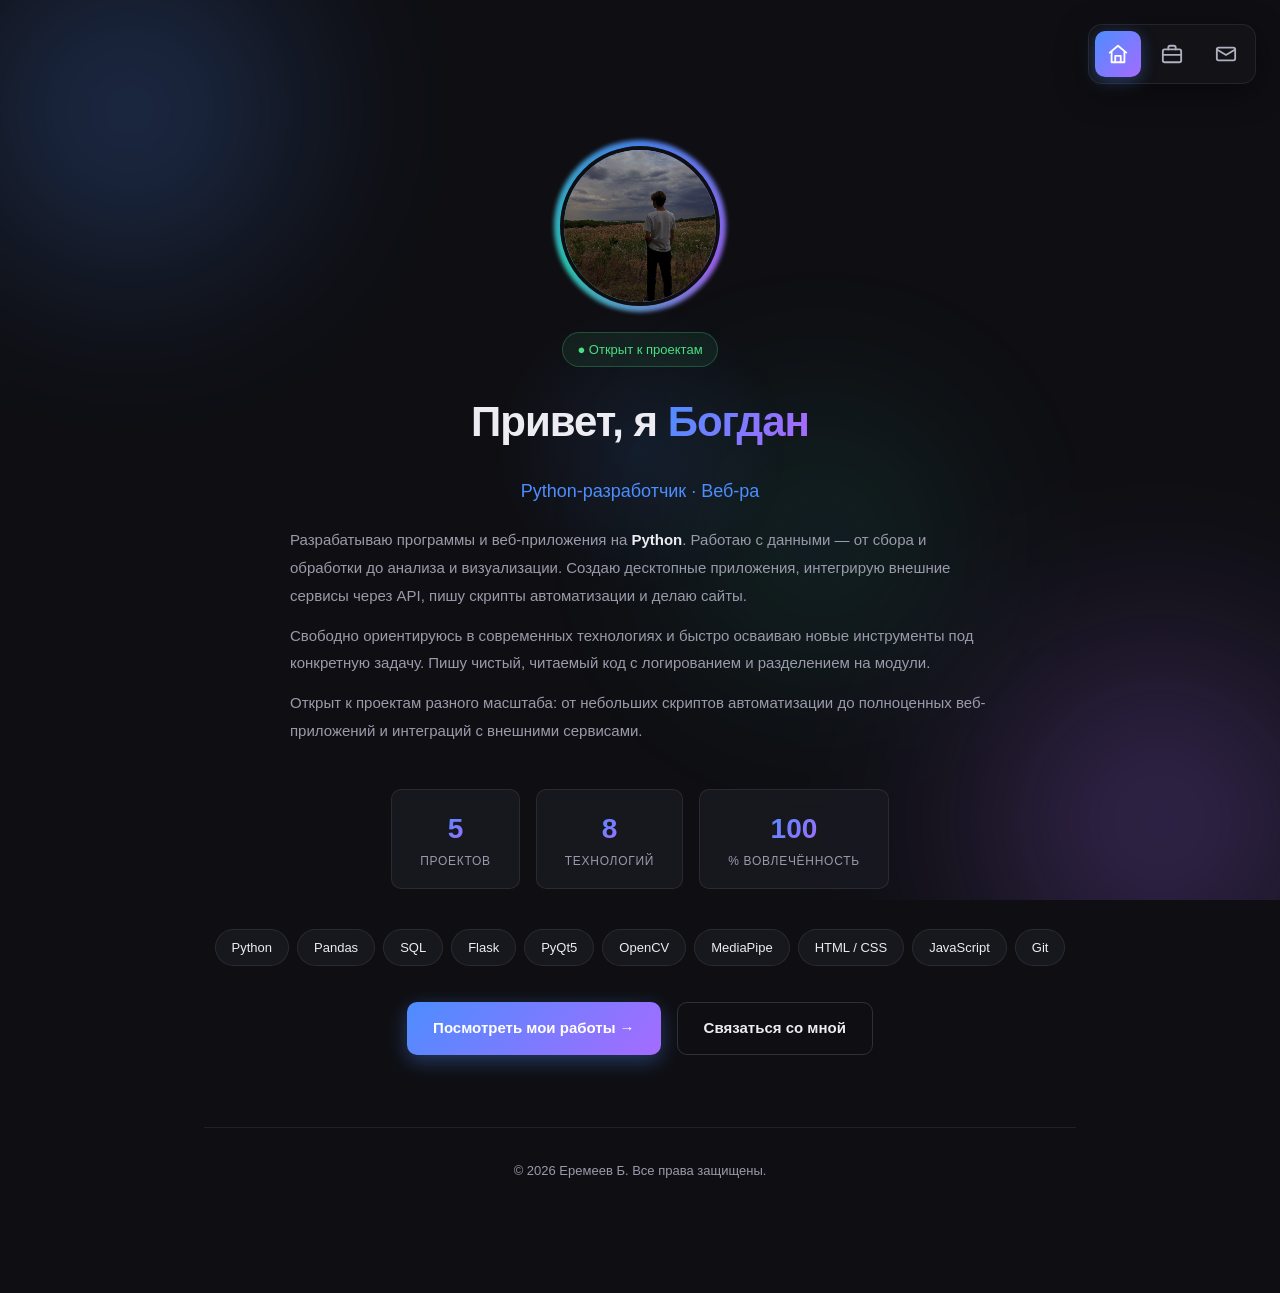
<file: index.html>
<!DOCTYPE html>
<html lang="ru">
<head>
  <meta charset="UTF-8">
  <meta name="viewport" content="width=device-width, initial-scale=1.0">
  <meta name="description" content="Портфолио Богдана — Python-разработчик, веб и данные">
  <title>Главная — Портфолио</title>
  <link rel="stylesheet" href="css/style.css">
</head>
<body>

  <!-- Анимированный фон -->
  <div class="bg-orbs">
    <span class="orb orb-1"></span>
    <span class="orb orb-2"></span>
    <span class="orb orb-3"></span>
  </div>

  <!-- Свечение за курсором -->
  <div class="cursor-glow" id="cursorGlow"></div>

  <nav class="nav">
    <a href="index.html" class="nav-item active">
      <span class="nav-icon">
        <svg viewBox="0 0 24 24" xmlns="http://www.w3.org/2000/svg">
          <path d="M3 10.5L12 3l9 7.5"/>
          <path d="M5 9.5V21h14V9.5"/>
          <path d="M9 21V14h6v7"/>
        </svg>
      </span>
      <span class="nav-label">Главная</span>
    </a>
    <a href="works.html" class="nav-item">
      <span class="nav-icon">
        <svg viewBox="0 0 24 24" xmlns="http://www.w3.org/2000/svg">
          <rect x="2" y="7" width="20" height="14" rx="2"/>
          <path d="M8 7V5a2 2 0 0 1 2-2h4a2 2 0 0 1 2 2v2"/>
          <path d="M2 13h20"/>
        </svg>
      </span>
      <span class="nav-label">Работы</span>
    </a>
    <a href="contact.html" class="nav-item">
      <span class="nav-icon">
        <svg viewBox="0 0 24 24" xmlns="http://www.w3.org/2000/svg">
          <rect x="2" y="5" width="20" height="14" rx="2"/>
          <path d="M2 7l10 6 10-6"/>
        </svg>
      </span>
      <span class="nav-label">Связаться</span>
    </a>
  </nav>

  <main class="container">

    <section class="hero reveal">
      <div class="avatar-wrap">
        <div class="avatar-ring"></div>
        <img src="images/avatar.jpg" alt="Моё фото" class="avatar">
      </div>
      <span class="hero-badge">● Открыт к проектам</span>
      <h1 class="hero-title">Привет, я <span class="gradient-text">Богдан</span></h1>
      <p class="subtitle" id="typewriter" data-text="Python-разработчик · Веб-разработка · Работа с данными"></p>

      <div class="about-text">
        <p>Разрабатываю программы и веб-приложения на <strong>Python</strong>. Работаю с данными — от сбора и обработки до анализа и визуализации. Создаю десктопные приложения, интегрирую внешние сервисы через API, пишу скрипты автоматизации и делаю сайты.</p>
        <p>Свободно ориентируюсь в современных технологиях и быстро осваиваю новые инструменты под конкретную задачу. Пишу чистый, читаемый код с логированием и разделением на модули.</p>
        <p>Открыт к проектам разного масштаба: от небольших скриптов автоматизации до полноценных веб-приложений и интеграций с внешними сервисами.</p>
      </div>

      <div class="stats">
        <div class="stat">
          <span class="stat-num" data-count="5">0</span>
          <span class="stat-label">проектов</span>
        </div>
        <div class="stat">
          <span class="stat-num" data-count="8">0</span>
          <span class="stat-label">технологий</span>
        </div>
        <div class="stat">
          <span class="stat-num" data-count="100">0</span>
          <span class="stat-label">% вовлечённость</span>
        </div>
      </div>

      <div class="skills">
        <span class="skill-tag">Python</span>
        <span class="skill-tag">Pandas</span>
        <span class="skill-tag">SQL</span>
        <span class="skill-tag">Flask</span>
        <span class="skill-tag">PyQt5</span>
        <span class="skill-tag">OpenCV</span>
        <span class="skill-tag">MediaPipe</span>
        <span class="skill-tag">HTML / CSS</span>
        <span class="skill-tag">JavaScript</span>
        <span class="skill-tag">Git</span>
      </div>

      <div class="buttons">
        <a href="works.html" class="btn btn-primary">Посмотреть мои работы →</a>
        <a href="contact.html" class="btn btn-outline">Связаться со мной</a>
      </div>
    </section>

    <footer>© 2026 Еремеев Б. Все права защищены.</footer>
  </main>

  <button class="to-top" id="toTop" aria-label="Наверх">↑</button>

  <script src="js/main.js"></script>
</body>
</html>
</file>
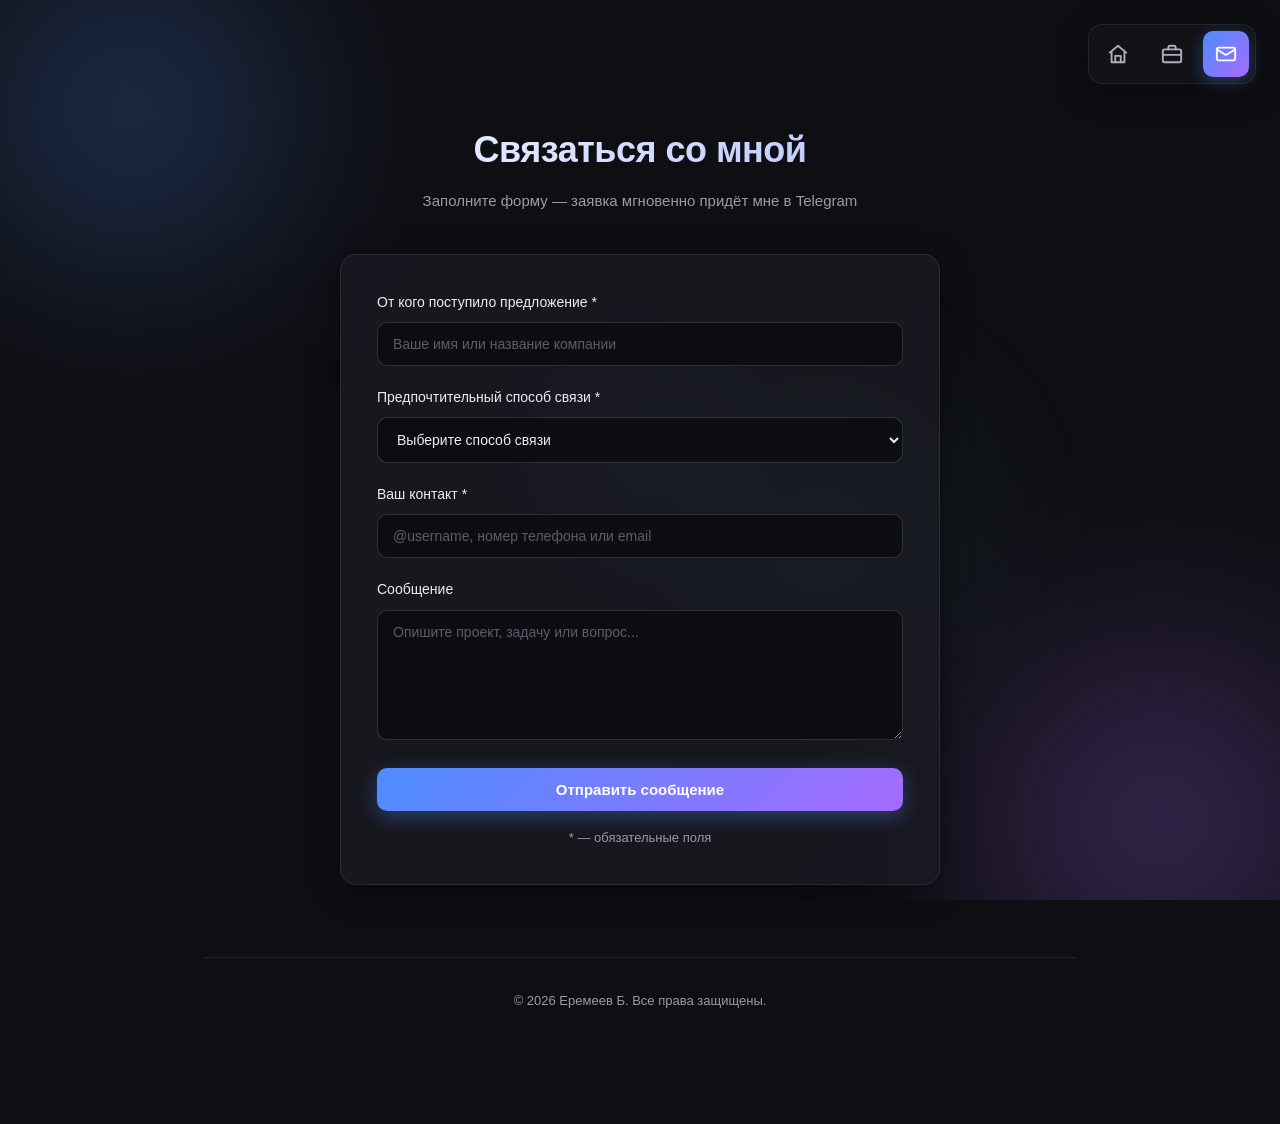
<file: contact.html>
<!DOCTYPE html>
<html lang="ru">
<head>
  <meta charset="UTF-8">
  <meta name="viewport" content="width=device-width, initial-scale=1.0">
  <title>Связаться — Портфолио</title>
  <link rel="stylesheet" href="css/style.css">
</head>
<body>

  <div class="bg-orbs">
    <span class="orb orb-1"></span>
    <span class="orb orb-2"></span>
    <span class="orb orb-3"></span>
  </div>

  <div class="cursor-glow" id="cursorGlow"></div>

  <nav class="nav">
    <a href="index.html" class="nav-item">
      <span class="nav-icon">
        <svg viewBox="0 0 24 24" xmlns="http://www.w3.org/2000/svg">
          <path d="M3 10.5L12 3l9 7.5"/>
          <path d="M5 9.5V21h14V9.5"/>
          <path d="M9 21V14h6v7"/>
        </svg>
      </span>
      <span class="nav-label">Главная</span>
    </a>
    <a href="works.html" class="nav-item">
      <span class="nav-icon">
        <svg viewBox="0 0 24 24" xmlns="http://www.w3.org/2000/svg">
          <rect x="2" y="7" width="20" height="14" rx="2"/>
          <path d="M8 7V5a2 2 0 0 1 2-2h4a2 2 0 0 1 2 2v2"/>
          <path d="M2 13h20"/>
        </svg>
      </span>
      <span class="nav-label">Работы</span>
    </a>
    <a href="contact.html" class="nav-item active">
      <span class="nav-icon">
        <svg viewBox="0 0 24 24" xmlns="http://www.w3.org/2000/svg">
          <rect x="2" y="5" width="20" height="14" rx="2"/>
          <path d="M2 7l10 6 10-6"/>
        </svg>
      </span>
      <span class="nav-label">Связаться</span>
    </a>
  </nav>

  <main class="container">
    <header class="page-header reveal">
      <h1 class="page-title">Связаться со мной</h1>
      <p class="page-subtitle">Заполните форму — заявка мгновенно придёт мне в Telegram</p>
    </header>

    <form class="contact-form reveal" id="contactForm" novalidate>
      <div class="form-group">
        <label for="name">От кого поступило предложение *</label>
        <input type="text" id="name" name="name"
               placeholder="Ваше имя или название компании" required maxlength="100">
      </div>

      <div class="form-group">
        <label for="method">Предпочтительный способ связи *</label>
        <select id="method" name="method" required>
          <option value="" disabled selected>Выберите способ связи</option>
          <option value="telegram">Telegram</option>
          <option value="max">Max</option>
          <option value="email">Email</option>
        </select>
      </div>

      <div class="form-group">
        <label for="contact">Ваш контакт *</label>
        <input type="text" id="contact" name="contact"
               placeholder="@username, номер телефона или email" required maxlength="200">
      </div>

      <div class="form-group">
        <label for="message">Сообщение</label>
        <textarea id="message" name="message"
                  placeholder="Опишите проект, задачу или вопрос..."
                  maxlength="2000"></textarea>
      </div>

      <button type="submit" class="btn btn-primary btn-block" id="submitBtn">
        <span class="btn-text">Отправить сообщение</span>
      </button>

      <p class="form-note">* — обязательные поля</p>
    </form>

    <footer>© 2026 Еремеев Б. Все права защищены.</footer>
  </main>

  <div class="toast" id="toast"></div>
  <button class="to-top" id="toTop" aria-label="Наверх">↑</button>

  <script src="js/main.js"></script>
</body>
</html>
</file>
<file: css/style.css>
/* === Базовые стили === */
* {
  margin: 0;
  padding: 0;
  box-sizing: border-box;
}

:root {
  --bg: #0f0f13;
  --bg-soft: #16161c;
  --bg-card: rgba(28, 28, 36, 0.7);
  --bg-card-solid: #1c1c24;
  --text: #ececf2;
  --text-muted: #9a9aab;
  --accent: #4d8dff;
  --accent-2: #a56bff;
  --accent-hover: #6a9dff;
  --border: rgba(255, 255, 255, 0.08);
  --border-strong: rgba(255, 255, 255, 0.14);
  --glow: rgba(77, 141, 255, 0.35);
  --radius: 16px;
  --radius-sm: 10px;
  --shadow: 0 8px 32px rgba(0, 0, 0, 0.45);
  --shadow-hover: 0 20px 48px rgba(0, 0, 0, 0.6);
  --transition: 0.3s cubic-bezier(0.2, 0.8, 0.2, 1);
}

html { scroll-behavior: smooth; }

body {
  font-family: 'Segoe UI', 'Inter', Arial, sans-serif;
  background: var(--bg);
  color: var(--text);
  line-height: 1.65;
  min-height: 100vh;
  overflow-x: hidden;
  position: relative;
  -webkit-font-smoothing: antialiased;
}

::selection { background: var(--accent); color: #fff; }

/* === Анимированные фоновые блики === */
.bg-orbs {
  position: fixed;
  inset: 0;
  pointer-events: none;
  z-index: 0;
  overflow: hidden;
}
.orb {
  position: absolute;
  border-radius: 50%;
  filter: blur(90px);
  opacity: 0.35;
  animation: float 18s ease-in-out infinite;
}
.orb-1 {
  width: 460px; height: 460px;
  background: radial-gradient(circle, var(--accent), transparent 70%);
  top: -120px; left: -100px;
}
.orb-2 {
  width: 520px; height: 520px;
  background: radial-gradient(circle, var(--accent-2), transparent 70%);
  bottom: -180px; right: -140px;
  animation-delay: -6s;
}
.orb-3 {
  width: 360px; height: 360px;
  background: radial-gradient(circle, #2dd4bf, transparent 70%);
  top: 40%; left: 50%;
  opacity: 0.18;
  animation-delay: -12s;
}
@keyframes float {
  0%, 100% { transform: translate(0, 0) scale(1); }
  33% { transform: translate(40px, -30px) scale(1.08); }
  66% { transform: translate(-30px, 30px) scale(0.95); }
}

/* === Свечение за курсором === */
.cursor-glow {
  position: fixed;
  width: 320px; height: 320px;
  border-radius: 50%;
  background: radial-gradient(circle, rgba(77, 141, 255, 0.10), transparent 65%);
  pointer-events: none;
  transform: translate(-50%, -50%);
  transition: opacity 0.3s ease;
  z-index: 1;
}
@media (pointer: coarse) { .cursor-glow { display: none; } }

/* === Меню справа сверху === */
.nav {
  position: fixed;
  top: 24px;
  right: 24px;
  display: flex;
  flex-direction: row;
  gap: 8px;
  z-index: 100;
  padding: 6px;
  background: rgba(22, 22, 28, 0.55);
  backdrop-filter: blur(16px);
  -webkit-backdrop-filter: blur(16px);
  border: 1px solid var(--border);
  border-radius: 14px;
  box-shadow: var(--shadow);
}

.nav-item {
  position: relative;
  display: flex;
  align-items: center;
  justify-content: center;
  text-decoration: none;
  color: var(--text);
  cursor: pointer;
}

.nav-item .nav-label {
  position: absolute;
  top: 100%;
  left: 50%;
  transform: translate(-50%, -6px);
  margin-top: 8px;
  font-size: 12px;
  white-space: nowrap;
  background: var(--bg-card-solid);
  padding: 4px 10px;
  border-radius: 6px;
  border: 1px solid var(--border);
  color: var(--text);
  opacity: 0;
  pointer-events: none;
  transition: opacity 0.3s ease, transform 0.3s ease;
}

.nav-item:hover .nav-label {
  opacity: 1;
  transform: translate(-50%, 0);
}

.nav-icon {
  width: 46px;
  height: 46px;
  display: flex;
  align-items: center;
  justify-content: center;
  background: transparent;
  border-radius: 10px;
  transition: background var(--transition), color var(--transition), transform var(--transition);
  color: #b0b0c0;
}

.nav-icon svg {
  width: 22px;
  height: 22px;
  stroke: currentColor;
  fill: none;
  stroke-width: 2;
  stroke-linecap: round;
  stroke-linejoin: round;
}

.nav-item:hover .nav-icon {
  background: rgba(77, 141, 255, 0.14);
  color: #fff;
  transform: translateY(-1px);
}

.nav-item.active .nav-icon {
  background: linear-gradient(135deg, var(--accent), var(--accent-2));
  color: #ffffff;
  box-shadow: 0 4px 16px var(--glow);
}

/* === Контейнер === */
.container {
  position: relative;
  z-index: 2;
  max-width: 920px;
  margin: 0 auto;
  padding: 120px 24px 80px;
}

/* === Hero === */
.hero {
  display: flex;
  flex-direction: column;
  align-items: center;
  text-align: center;
  gap: 20px;
  padding-top: 20px;
}

.avatar-wrap {
  position: relative;
  width: 172px;
  height: 172px;
  display: flex;
  align-items: center;
  justify-content: center;
}
.avatar-ring {
  position: absolute;
  inset: 0;
  border-radius: 50%;
  background: conic-gradient(from 0deg, var(--accent), var(--accent-2), #2dd4bf, var(--accent));
  animation: spin 8s linear infinite;
  filter: blur(2px);
  opacity: 0.9;
}
@keyframes spin { to { transform: rotate(360deg); } }

.avatar {
  position: relative;
  width: 160px;
  height: 160px;
  border-radius: 50%;
  object-fit: cover;
  border: 4px solid var(--bg);
  z-index: 1;
  transition: transform 0.4s ease;
}
.avatar:hover { transform: scale(1.04); }

.hero-badge {
  display: inline-block;
  font-size: 13px;
  color: #4ade80;
  background: rgba(74, 222, 128, 0.08);
  border: 1px solid rgba(74, 222, 128, 0.25);
  padding: 6px 14px;
  border-radius: 20px;
  animation: pulse 2s ease-in-out infinite;
}
@keyframes pulse {
  0%, 100% { box-shadow: 0 0 0 0 rgba(74, 222, 128, 0.3); }
  50% { box-shadow: 0 0 0 8px rgba(74, 222, 128, 0); }
}

.hero-title {
  font-size: 42px;
  font-weight: 800;
  letter-spacing: -1px;
}

.gradient-text {
  background: linear-gradient(120deg, var(--accent), var(--accent-2), #2dd4bf);
  -webkit-background-clip: text;
  background-clip: text;
  color: transparent;
  background-size: 200% auto;
  animation: gradientShift 5s ease infinite;
}
@keyframes gradientShift {
  0%, 100% { background-position: 0% 50%; }
  50% { background-position: 100% 50%; }
}

.hero .subtitle {
  font-size: 18px;
  color: var(--accent);
  font-weight: 500;
  min-height: 28px;
}

.about-text {
  max-width: 700px;
  text-align: left;
  color: var(--text-muted);
  font-size: 15px;
  line-height: 1.85;
}
.about-text p { margin-bottom: 12px; }
.about-text strong { color: var(--text); font-weight: 600; }

/* === Статистика === */
.stats {
  display: flex;
  gap: 16px;
  flex-wrap: wrap;
  justify-content: center;
  margin: 12px 0;
}
.stat {
  display: flex;
  flex-direction: column;
  align-items: center;
  padding: 16px 28px;
  background: var(--bg-card);
  backdrop-filter: blur(12px);
  -webkit-backdrop-filter: blur(12px);
  border: 1px solid var(--border);
  border-radius: var(--radius-sm);
  min-width: 120px;
  transition: transform var(--transition), border-color var(--transition);
}
.stat:hover {
  transform: translateY(-3px);
  border-color: var(--border-strong);
}
.stat-num {
  font-size: 28px;
  font-weight: 800;
  background: linear-gradient(135deg, var(--accent), var(--accent-2));
  -webkit-background-clip: text;
  background-clip: text;
  color: transparent;
}
.stat-label {
  font-size: 12px;
  color: var(--text-muted);
  text-transform: uppercase;
  letter-spacing: 0.06em;
}

/* === Навыки === */
.skills {
  display: flex;
  flex-wrap: wrap;
  gap: 8px;
  justify-content: center;
  margin-top: 8px;
}
.skill-tag {
  background: var(--bg-card);
  border: 1px solid var(--border);
  padding: 7px 16px;
  border-radius: 20px;
  font-size: 13px;
  color: var(--text);
  transition: transform var(--transition), border-color var(--transition), background var(--transition);
}
.skill-tag:hover {
  transform: translateY(-2px) scale(1.04);
  border-color: var(--accent);
  background: rgba(77, 141, 255, 0.1);
}

/* === Кнопки === */
.buttons {
  display: flex;
  gap: 16px;
  flex-wrap: wrap;
  justify-content: center;
  margin-top: 16px;
}

.btn {
  position: relative;
  display: inline-flex;
  align-items: center;
  justify-content: center;
  gap: 8px;
  padding: 13px 26px;
  border-radius: 10px;
  text-decoration: none;
  font-weight: 600;
  font-size: 15px;
  border: none;
  cursor: pointer;
  overflow: hidden;
  transition: transform var(--transition), box-shadow var(--transition), background var(--transition), color var(--transition);
}

.btn-primary {
  background: linear-gradient(135deg, var(--accent), var(--accent-2));
  color: #fff;
  box-shadow: 0 6px 20px var(--glow);
}
.btn-primary:hover {
  transform: translateY(-2px);
  box-shadow: 0 12px 32px var(--glow);
}

.btn-outline {
  background: transparent;
  color: var(--text);
  border: 1px solid var(--border-strong);
}
.btn-outline:hover {
  border-color: var(--accent);
  color: var(--accent);
  transform: translateY(-2px);
  background: rgba(77, 141, 255, 0.06);
}

.btn-block { width: 100%; }

/* Ripple */
.btn .ripple {
  position: absolute;
  border-radius: 50%;
  background: rgba(255, 255, 255, 0.5);
  transform: scale(0);
  animation: rippleAnim 0.6s linear;
  pointer-events: none;
}
@keyframes rippleAnim {
  to { transform: scale(4); opacity: 0; }
}

/* === Заголовки страниц === */
.page-header {
  text-align: center;
  margin-bottom: 40px;
}
.page-title {
  font-size: 36px;
  font-weight: 800;
  letter-spacing: -0.5px;
  margin-bottom: 10px;
  background: linear-gradient(120deg, #fff, #a8b8ff);
  -webkit-background-clip: text;
  background-clip: text;
  color: transparent;
}
.page-subtitle {
  color: var(--text-muted);
  font-size: 15px;
}

/* === Проекты === */
.projects {
  display: grid;
  grid-template-columns: 1fr;
  gap: 28px;
}

.project-card {
  position: relative;
  background: var(--bg-card);
  backdrop-filter: blur(14px);
  -webkit-backdrop-filter: blur(14px);
  border: 1px solid var(--border);
  border-radius: var(--radius);
  overflow: hidden;
  transition: transform var(--transition), border-color var(--transition), box-shadow var(--transition);
}
.project-card::before {
  content: "";
  position: absolute;
  inset: 0;
  border-radius: var(--radius);
  padding: 1px;
  background: linear-gradient(135deg, transparent 40%, rgba(77, 141, 255, 0.5), transparent 60%);
  -webkit-mask: linear-gradient(#fff 0 0) content-box, linear-gradient(#fff 0 0);
  -webkit-mask-composite: xor;
  mask-composite: exclude;
  opacity: 0;
  transition: opacity var(--transition);
  pointer-events: none;
}
.project-card:hover::before { opacity: 1; }

.project-card:hover {
  transform: translateY(-6px);
  box-shadow: var(--shadow-hover);
}

.project-layout {
  display: flex;
  gap: 24px;
  padding: 24px;
  align-items: flex-start;
}

/* Все картинки проектов строго 1:1 */
.project-image-col {
  flex: 0 0 260px;
  max-width: 260px;
}
.project-main-image {
  width: 100%;
  aspect-ratio: 1 / 1;
  object-fit: cover;
  border-radius: 12px;
  border: 1px solid var(--border);
  background: #131319;
  display: block;
  transition: transform 0.5s cubic-bezier(0.2, 0.8, 0.2, 1);
}
.project-card:hover .project-main-image {
  transform: scale(1.03);
}

.project-body {
  flex: 1;
  display: flex;
  flex-direction: column;
  padding: 0;
}
.project-card h3 {
  font-size: 21px;
  margin-bottom: 8px;
  font-weight: 700;
}
.project-card .project-desc {
  color: var(--text-muted);
  font-size: 14.5px;
  margin-bottom: 16px;
}

.project-tech {
  display: flex;
  flex-wrap: wrap;
  gap: 6px;
  margin-bottom: 18px;
}
.tech-tag {
  background: rgba(77, 141, 255, 0.12);
  color: #8cb3ff;
  padding: 4px 11px;
  border-radius: 7px;
  font-size: 12px;
  font-weight: 500;
  border: 1px solid rgba(77, 141, 255, 0.18);
}

.project-links {
  display: flex;
  gap: 12px;
  flex-wrap: wrap;
  margin-top: auto;
}
.project-links .btn {
  padding: 9px 18px;
  font-size: 13.5px;
}

/* === Развёрнутая часть === */
.project-details {
  max-height: 0;
  overflow: hidden;
  transition: max-height 0.55s cubic-bezier(0.2, 0.8, 0.2, 1);
}
.project-details.expanded { max-height: 2400px; }

.project-details-inner {
  padding: 0 24px 24px;
  border-top: 1px solid var(--border);
  margin-top: 4px;
  padding-top: 20px;
}
.project-details-inner h4 {
  font-size: 16px;
  margin-bottom: 10px;
  color: var(--accent);
  margin-top: 18px;
}
.project-details-inner h4:first-child { margin-top: 0; }
.project-details-inner p {
  color: var(--text-muted);
  font-size: 14px;
  margin-bottom: 14px;
  line-height: 1.8;
}
.project-details-inner strong { color: var(--text); }

/* Галерея — все превью 1:1 */
.gallery {
  display: grid;
  grid-template-columns: repeat(auto-fit, minmax(160px, 1fr));
  gap: 12px;
  margin-top: 12px;
}
.gallery img {
  width: 100%;
  aspect-ratio: 1 / 1;
  object-fit: cover;
  border-radius: 10px;
  border: 1px solid var(--border);
  cursor: zoom-in;
  transition: transform 0.25s ease, border-color 0.3s ease, box-shadow 0.3s ease;
}
.gallery img:hover {
  transform: scale(1.04);
  border-color: var(--accent);
  box-shadow: 0 8px 24px rgba(77, 141, 255, 0.2);
}

.project-card--no-image .project-body { padding: 26px; }
.project-card--no-image h3 { margin-bottom: 12px; }

.project-details-inner code {
  background: #0c0c10;
  color: #8cb3ff;
  padding: 2px 7px;
  border-radius: 5px;
  font-family: 'Consolas', 'JetBrains Mono', monospace;
  font-size: 13px;
}

/* === Lightbox === */
.lightbox {
  position: fixed;
  inset: 0;
  background: rgba(5, 5, 10, 0.92);
  backdrop-filter: blur(8px);
  -webkit-backdrop-filter: blur(8px);
  display: flex;
  align-items: center;
  justify-content: center;
  z-index: 1000;
  opacity: 0;
  pointer-events: none;
  transition: opacity 0.3s ease;
}
.lightbox.show { opacity: 1; pointer-events: auto; }
.lightbox img {
  max-width: 90vw;
  max-height: 88vh;
  border-radius: 12px;
  box-shadow: 0 20px 60px rgba(0, 0, 0, 0.8);
  transform: scale(0.92);
  transition: transform 0.3s ease;
}
.lightbox.show img { transform: scale(1); }
.lightbox-close {
  position: absolute;
  top: 24px;
  right: 32px;
  font-size: 40px;
  color: #fff;
  cursor: pointer;
  line-height: 1;
  opacity: 0.7;
  transition: opacity 0.2s ease, transform 0.2s ease;
}
.lightbox-close:hover { opacity: 1; transform: rotate(90deg); }

/* === Контактная форма === */
.contact-form {
  background: var(--bg-card);
  backdrop-filter: blur(14px);
  -webkit-backdrop-filter: blur(14px);
  border: 1px solid var(--border);
  border-radius: var(--radius);
  padding: 36px;
  max-width: 600px;
  margin: 0 auto;
  box-shadow: var(--shadow);
}

.form-group { margin-bottom: 20px; }

.form-group label {
  display: block;
  margin-bottom: 8px;
  font-size: 14px;
  color: var(--text);
  font-weight: 500;
}

.form-group input,
.form-group select,
.form-group textarea {
  width: 100%;
  padding: 13px 15px;
  background: rgba(10, 10, 14, 0.7);
  border: 1px solid var(--border-strong);
  border-radius: 10px;
  color: var(--text);
  font-size: 14px;
  font-family: inherit;
  transition: border-color 0.3s ease, box-shadow 0.3s ease, background 0.3s ease;
}

.form-group input:focus,
.form-group select:focus,
.form-group textarea:focus {
  outline: none;
  border-color: var(--accent);
  box-shadow: 0 0 0 4px rgba(77, 141, 255, 0.12);
  background: rgba(10, 10, 14, 0.9);
}

.form-group input::placeholder,
.form-group textarea::placeholder {
  color: #5c5c70;
}

.form-group textarea {
  resize: vertical;
  min-height: 130px;
}

.form-group select { cursor: pointer; }
.form-group select option { background: var(--bg-card-solid); color: var(--text); }

.form-note {
  font-size: 13px;
  color: var(--text-muted);
  margin-top: 16px;
  text-align: center;
}

/* === Toast === */
.toast {
  position: fixed;
  bottom: 32px;
  left: 50%;
  transform: translateX(-50%) translateY(120px);
  background: var(--accent);
  color: #fff;
  padding: 15px 28px;
  border-radius: 12px;
  font-size: 14.5px;
  font-weight: 500;
  box-shadow: 0 12px 32px rgba(0, 0, 0, 0.4);
  opacity: 0;
  transition: all 0.4s cubic-bezier(0.2, 0.8, 0.2, 1);
  z-index: 300;
  pointer-events: none;
  max-width: 90vw;
}
.toast.show {
  transform: translateX(-50%) translateY(0);
  opacity: 1;
}

/* === Кнопка "наверх" === */
.to-top {
  position: fixed;
  bottom: 32px;
  right: 32px;
  width: 48px;
  height: 48px;
  border-radius: 50%;
  border: 1px solid var(--border-strong);
  background: var(--bg-card);
  backdrop-filter: blur(12px);
  -webkit-backdrop-filter: blur(12px);
  color: var(--text);
  font-size: 22px;
  cursor: pointer;
  display: flex;
  align-items: center;
  justify-content: center;
  opacity: 0;
  pointer-events: none;
  transform: translateY(20px);
  transition: all var(--transition);
  z-index: 90;
}
.to-top.show {
  opacity: 1;
  pointer-events: auto;
  transform: translateY(0);
}
.to-top:hover {
  background: var(--accent);
  border-color: var(--accent);
  color: #fff;
  transform: translateY(-3px);
  box-shadow: 0 8px 24px var(--glow);
}

/* === Появление при скролле === */
.reveal {
  opacity: 0;
  transform: translateY(30px);
  transition: opacity 0.7s cubic-bezier(0.2, 0.8, 0.2, 1), transform 0.7s cubic-bezier(0.2, 0.8, 0.2, 1);
}
.reveal.visible {
  opacity: 1;
  transform: translateY(0);
}

/* === Футер === */
footer {
  text-align: center;
  padding: 32px 24px;
  color: var(--text-muted);
  font-size: 13px;
  border-top: 1px solid var(--border);
  margin-top: 72px;
}

/* === Адаптив === */
@media (max-width: 700px) {
  .project-layout { flex-direction: column; }
  .project-image-col {
    flex: 0 0 auto;
    max-width: 100%;
    width: 100%;
  }
  .project-main-image { height: auto; }
  .hero-title { font-size: 32px; }
  .page-title { font-size: 28px; }
  .stats { gap: 10px; }
  .stat { padding: 12px 18px; min-width: 100px; }
}

@media (max-width: 600px) {
  .nav {
    top: 12px;
    right: 12px;
    padding: 4px;
  }
  .nav-item .nav-label { display: none; }
  .nav-icon { width: 42px; height: 42px; }
  .container { padding: 100px 16px 60px; }
  .hero-title { font-size: 26px; }
  .avatar-wrap { width: 140px; height: 140px; }
  .avatar { width: 128px; height: 128px; }
  .contact-form { padding: 24px; }
  .project-layout { padding: 18px; }
  .gallery { grid-template-columns: repeat(2, 1fr); }
  .to-top { bottom: 20px; right: 20px; width: 44px; height: 44px; }
}
</file>
